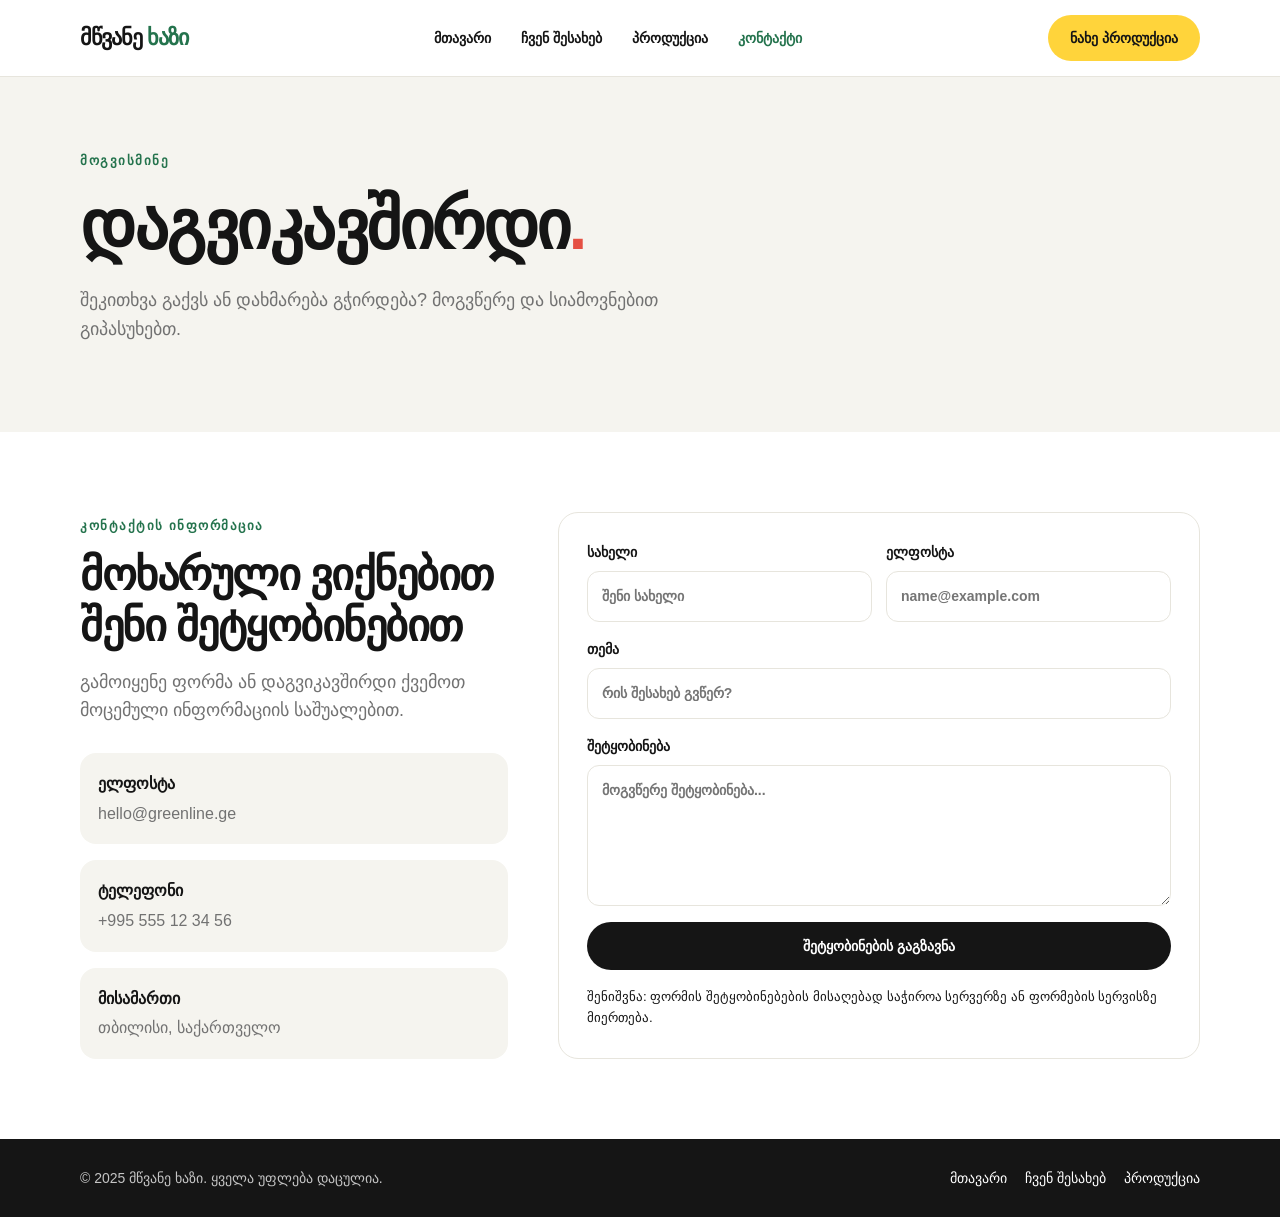
<file: contact.html>
<!doctype html>
<html lang="ka">
  <head>
    <meta charset="UTF-8" />
    <meta name="viewport" content="width=device-width, initial-scale=1.0" />
    <title>მწვანე ხაზი — კონტაქტი</title>
    <link rel="stylesheet" href="style.css" />
  </head>
  <body>
    <header class="site-header">
      <div class="container header-inner">
        <a class="logo" href="index.html">მწვანე <span>ხაზი</span></a>
        <nav class="desktop-nav" aria-label="მთავარი ნავიგაცია">
          <a href="index.html">მთავარი</a>
          <a href="about.html">ჩვენ შესახებ</a>
          <a href="products.html">პროდუქცია</a>
          <a class="active" href="contact.html">კონტაქტი</a>
        </nav>
        <a class="header-button" href="products.html">ნახე პროდუქცია</a>
        <details class="mobile-menu">
          <summary>მენიუ ☰</summary>
          <nav aria-label="მობილური ნავიგაცია">
            <a href="index.html">მთავარი</a>
            <a href="about.html">ჩვენ შესახებ</a>
            <a href="products.html">პროდუქცია</a>
            <a href="contact.html">კონტაქტი</a>
          </nav>
        </details>
      </div>
    </header>

    <main>
      <section class="page-banner">
        <div class="container">
          <span class="eyebrow">მოგვისმინე</span>
          <h1>დაგვიკავშირდი<span class="accent-dot">.</span></h1>
          <p>
            შეკითხვა გაქვს ან დახმარება გჭირდება? მოგვწერე და სიამოვნებით
            გიპასუხებთ.
          </p>
        </div>
      </section>

      <section class="section">
        <div class="container contact-grid">
          <div>
            <span class="eyebrow">კონტაქტის ინფორმაცია</span>
            <h2>მოხარული ვიქნებით შენი შეტყობინებით</h2>
            <p class="lead">
              გამოიყენე ფორმა ან დაგვიკავშირდი ქვემოთ მოცემული ინფორმაციის
              საშუალებით.
            </p>

            <div class="contact-details">
              <div class="contact-detail">
                <strong>ელფოსტა</strong>
                <span>hello@greenline.ge</span>
              </div>
              <div class="contact-detail">
                <strong>ტელეფონი</strong>
                <span>+995 555 12 34 56</span>
              </div>
              <div class="contact-detail">
                <strong>მისამართი</strong>
                <span>თბილისი, საქართველო</span>
              </div>
            </div>
          </div>

          <form class="contact-form" action="#" method="post">
            <div class="form-row">
              <label>
                სახელი
                <input
                  type="text"
                  name="name"
                  placeholder="შენი სახელი"
                  required
                />
              </label>
              <label>
                ელფოსტა
                <input
                  type="email"
                  name="email"
                  placeholder="name@example.com"
                  required
                />
              </label>
            </div>

            <label>
              თემა
              <input
                type="text"
                name="subject"
                placeholder="რის შესახებ გვწერ?"
              />
            </label>

            <label>
              შეტყობინება
              <textarea
                name="message"
                placeholder="მოგვწერე შეტყობინება..."
                required
              ></textarea>
            </label>

            <button class="button button-dark" type="submit">
              შეტყობინების გაგზავნა
            </button>
            <small
              >შენიშვნა: ფორმის შეტყობინებების მისაღებად საჭიროა სერვერზე ან
              ფორმების სერვისზე მიერთება.</small
            >
          </form>
        </div>
      </section>
    </main>

    <footer class="site-footer">
      <div class="container footer-inner">
        <p>© 2025 მწვანე ხაზი. ყველა უფლება დაცულია.</p>
        <div class="footer-links">
          <a href="index.html">მთავარი</a>
          <a href="about.html">ჩვენ შესახებ</a>
          <a href="products.html">პროდუქცია</a>
        </div>
      </div>
    </footer>
  </body>
</html>
</file>
<file: style.css>
:root {
  --black: #151515;
  --white: #ffffff;
  --yellow: #ffd43b;
  --green: #24734d;
  --red: #e55043;
  --light: #f5f4ef;
  --muted: #727272;
  --border: #e7e5dd;
  --radius: 20px;
}

* {
  box-sizing: border-box;
}

html {
  scroll-behavior: smooth;
}

body {
  margin: 0;
  background: var(--white);
  color: var(--black);
  font-family: Arial, sans-serif;
  line-height: 1.6;
}

a {
  color: inherit;
  text-decoration: none;
}

img {
  display: block;
  width: 100%;
  object-fit: cover;
}

.container {
  width: min(1120px, calc(100% - 40px));
  margin: 0 auto;
}

/* Header and navigation */

.site-header {
  position: sticky;
  top: 0;
  z-index: 10;
  background: var(--white);
  border-bottom: 1px solid var(--border);
}

.header-inner {
  min-height: 76px;
  display: flex;
  align-items: center;
  justify-content: space-between;
  gap: 24px;
}

.logo {
  font-size: 22px;
  font-weight: 800;
  letter-spacing: -1px;
}

.logo span {
  color: var(--green);
}

.desktop-nav {
  display: flex;
  align-items: center;
  gap: 30px;
}

.desktop-nav a,
.mobile-menu a {
  font-size: 14px;
  font-weight: 700;
  transition: color 0.2s ease;
}

.desktop-nav a:hover,
.mobile-menu a:hover,
.desktop-nav a.active {
  color: var(--green);
}

.header-button,
.button {
  display: inline-flex;
  justify-content: center;
  align-items: center;
  min-height: 46px;
  padding: 0 22px;
  border: 0;
  border-radius: 999px;
  background: var(--yellow);
  color: var(--black);
  font: inherit;
  font-size: 14px;
  font-weight: 800;
  cursor: pointer;
  transition:
    transform 0.2s ease,
    background 0.2s ease;
}

.header-button:hover,
.button:hover {
  transform: translateY(-2px);
  background: #f2c522;
}

.button-dark {
  background: var(--black);
  color: var(--white);
}

.button-dark:hover {
  background: var(--green);
}

.mobile-menu {
  display: none;
}

/* Shared sections */

.section {
  padding: 80px 0;
}

.section-light {
  background: var(--light);
}

.eyebrow {
  display: inline-block;
  margin-bottom: 14px;
  color: var(--green);
  font-size: 13px;
  font-weight: 800;
  letter-spacing: 1.5px;
  text-transform: uppercase;
}

h1,
h2,
h3,
p {
  margin-top: 0;
}

h1,
h2,
h3 {
  line-height: 1.15;
}

h1 {
  margin-bottom: 22px;
  font-size: clamp(40px, 6vw, 68px);
  letter-spacing: -2.5px;
}

h2 {
  margin-bottom: 16px;
  font-size: clamp(30px, 4vw, 44px);
  letter-spacing: -1.5px;
}

h3 {
  font-size: 20px;
}

.lead {
  max-width: 560px;
  color: var(--muted);
  font-size: 18px;
}

.section-heading {
  max-width: 650px;
  margin-bottom: 36px;
}

.section-heading p {
  color: var(--muted);
}

/* Home page */

.hero {
  padding: 64px 0 76px;
  background: var(--light);
}

.hero-grid {
  display: grid;
  grid-template-columns: 1fr 0.9fr;
  align-items: center;
  gap: 54px;
}

.hero-copy p {
  max-width: 500px;
  color: var(--muted);
  font-size: 18px;
}

.hero-actions {
  display: flex;
  flex-wrap: wrap;
  gap: 12px;
  margin-top: 28px;
}

.hero-image {
  position: relative;
  min-height: 430px;
  overflow: hidden;
  border-radius: 32px;
  background: var(--green);
}

.hero-image img {
  position: absolute;
  inset: 0;
  height: 100%;
}

.hero-label {
  position: absolute;
  right: 18px;
  bottom: 18px;
  padding: 13px 18px;
  border-radius: 14px;
  background: var(--yellow);
  font-weight: 800;
}

.accent-dot {
  color: var(--red);
}

/* Cards and products */

.card-grid {
  display: grid;
  grid-template-columns: repeat(3, 1fr);
  gap: 22px;
}

.product-grid {
  display: grid;
  grid-template-columns: repeat(4, 1fr);
  gap: 20px;
}

.product-card,
.info-card {
  overflow: hidden;
  border: 1px solid var(--border);
  border-radius: var(--radius);
  background: var(--white);
}

.product-card img {
  height: 245px;
  background: var(--light);
}

.product-info {
  padding: 18px;
}

.product-info h3 {
  margin-bottom: 8px;
}

.product-info p {
  margin-bottom: 12px;
  color: var(--muted);
  font-size: 14px;
}

.price {
  color: var(--green);
  font-size: 17px;
  font-weight: 800;
}

.info-card {
  padding: 28px;
}

.info-icon {
  display: grid;
  width: 52px;
  height: 52px;
  margin-bottom: 20px;
  place-items: center;
  border-radius: 16px;
  background: var(--yellow);
  font-size: 24px;
}

.info-card:nth-child(2) .info-icon {
  background: #dcefe3;
}

.info-card:nth-child(3) .info-icon {
  background: #fbe0dc;
}

.info-card p {
  margin-bottom: 0;
  color: var(--muted);
}

/* About page */

.page-banner {
  padding: 70px 0;
  background: var(--light);
}

.page-banner p {
  max-width: 620px;
  color: var(--muted);
  font-size: 18px;
}

.split {
  display: grid;
  grid-template-columns: 1fr 1fr;
  align-items: center;
  gap: 50px;
}

.split img {
  min-height: 370px;
  border-radius: var(--radius);
}

.stat-row {
  display: grid;
  grid-template-columns: repeat(3, 1fr);
  gap: 18px;
  margin-top: 30px;
}

.stat {
  padding: 18px;
  border-radius: 16px;
  background: var(--light);
}

.stat strong {
  display: block;
  color: var(--green);
  font-size: 26px;
}

/* Contact page */

.contact-grid {
  display: grid;
  grid-template-columns: 0.8fr 1.2fr;
  gap: 50px;
}

.contact-details {
  display: grid;
  gap: 16px;
  margin-top: 28px;
}

.contact-detail {
  padding: 18px;
  border-radius: 16px;
  background: var(--light);
}

.contact-detail strong {
  display: block;
  margin-bottom: 4px;
}

.contact-detail span {
  color: var(--muted);
}

.contact-form {
  display: grid;
  gap: 16px;
  padding: 28px;
  border: 1px solid var(--border);
  border-radius: var(--radius);
}

.form-row {
  display: grid;
  grid-template-columns: 1fr 1fr;
  gap: 14px;
}

.contact-form label {
  display: grid;
  gap: 7px;
  font-size: 14px;
  font-weight: 700;
}

.contact-form input,
.contact-form textarea {
  width: 100%;
  padding: 13px 14px;
  border: 1px solid var(--border);
  border-radius: 12px;
  background: var(--white);
  color: var(--black);
  font: inherit;
}

.contact-form textarea {
  min-height: 140px;
  resize: vertical;
}

.contact-form input:focus,
.contact-form textarea:focus {
  outline: 2px solid var(--green);
  border-color: transparent;
}

/* Footer */

.site-footer {
  padding: 28px 0;
  background: var(--black);
  color: var(--white);
}

.footer-inner {
  display: flex;
  align-items: center;
  justify-content: space-between;
  gap: 20px;
}

.footer-inner p {
  margin: 0;
  color: #c5c5c5;
  font-size: 14px;
}

.footer-links {
  display: flex;
  gap: 18px;
  font-size: 14px;
}

/* Responsive */

@media (max-width: 800px) {
  .desktop-nav,
  .header-button {
    display: none;
  }

  .mobile-menu {
    display: block;
  }

  .mobile-menu summary {
    padding: 9px 14px;
    border-radius: 999px;
    background: var(--yellow);
    font-size: 14px;
    font-weight: 800;
    cursor: pointer;
    list-style: none;
  }

  .mobile-menu summary::-webkit-details-marker {
    display: none;
  }

  .mobile-menu nav {
    position: absolute;
    top: 68px;
    right: 20px;
    left: 20px;
    display: grid;
    gap: 16px;
    padding: 20px;
    border: 1px solid var(--border);
    border-radius: 16px;
    background: var(--white);
    box-shadow: 0 12px 30px #00000014;
  }

  .hero-grid,
  .split,
  .contact-grid {
    grid-template-columns: 1fr;
  }

  .hero-image {
    min-height: 350px;
  }

  .product-grid {
    grid-template-columns: repeat(2, 1fr);
  }

  .card-grid {
    grid-template-columns: 1fr;
  }

  .section {
    padding: 60px 0;
  }
}

@media (max-width: 520px) {
  .container {
    width: min(100% - 28px, 1120px);
  }

  .header-inner {
    min-height: 68px;
  }

  .hero {
    padding: 46px 0 56px;
  }

  .hero-image {
    min-height: 280px;
    border-radius: 22px;
  }

  .product-grid {
    grid-template-columns: 1fr;
  }

  .product-card img {
    height: 260px;
  }

  .form-row,
  .stat-row {
    grid-template-columns: 1fr;
  }

  .contact-form {
    padding: 20px;
  }

  .footer-inner {
    align-items: flex-start;
    flex-direction: column;
  }

  .footer-links {
    flex-wrap: wrap;
  }
}
</file>
